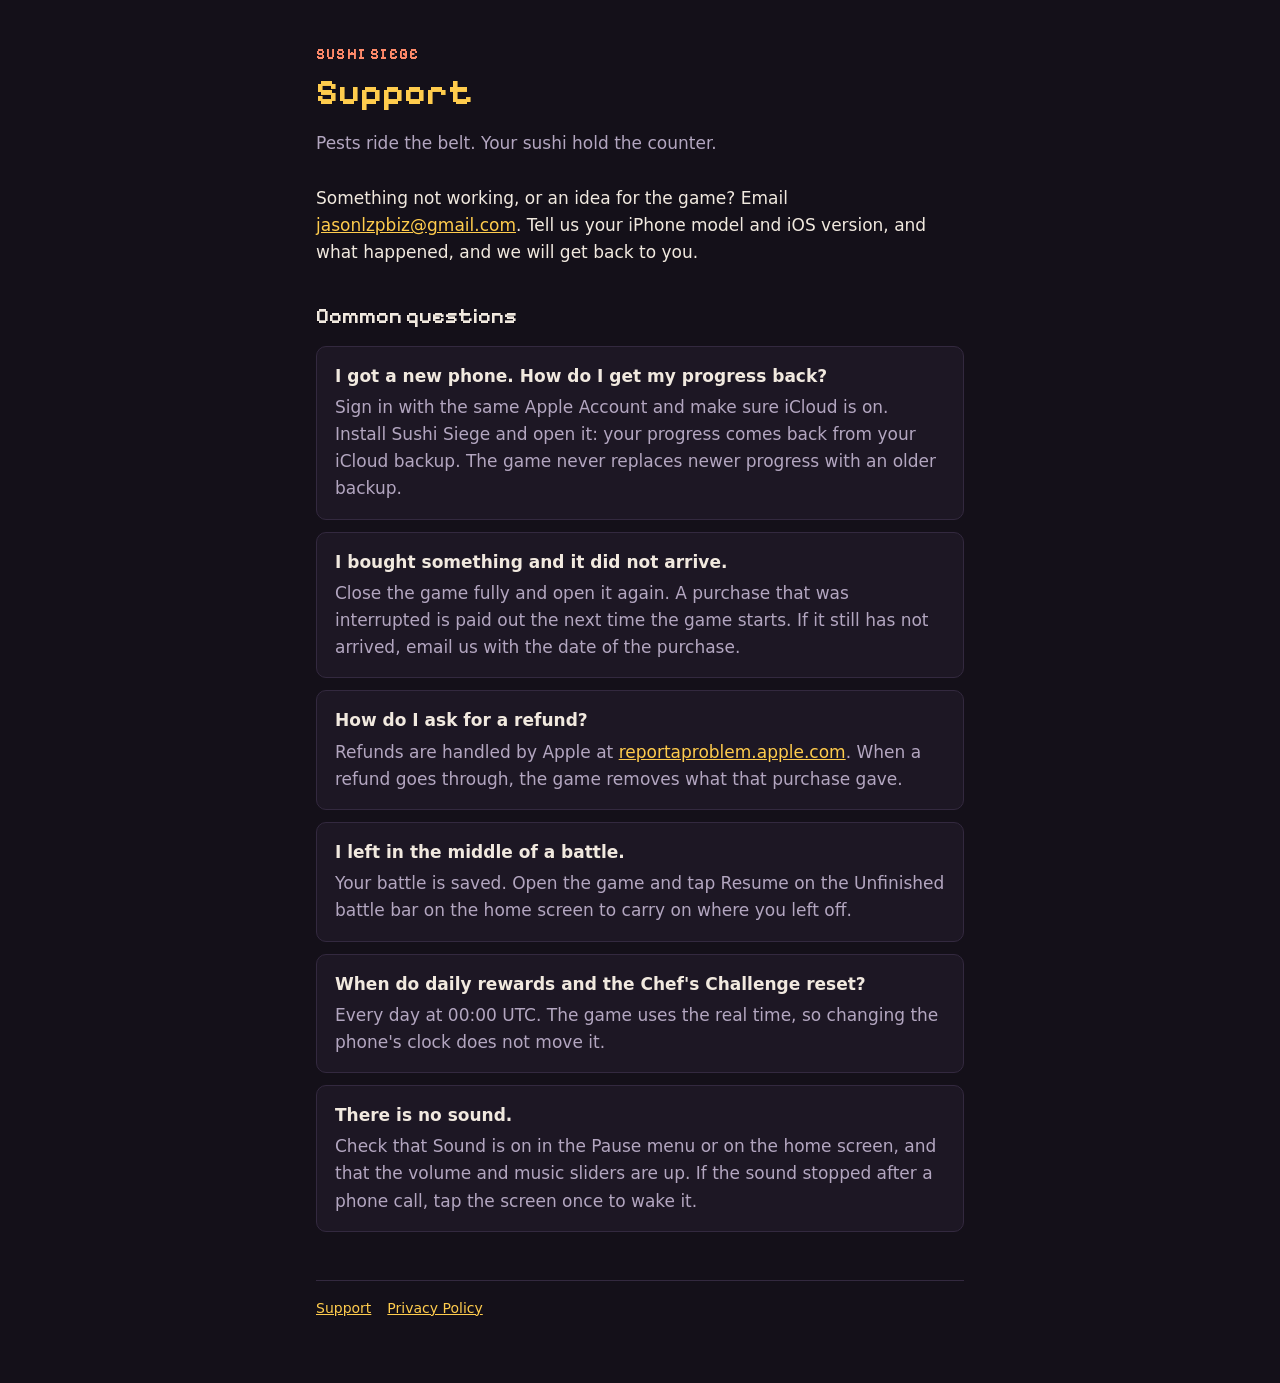
<file: index.html>
<!doctype html>
<html lang="en">
<head>
<meta charset="utf-8">
<meta name="viewport" content="width=device-width, initial-scale=1">
<title>Sushi Siege Support</title>
<link rel="stylesheet" href="style.css">
</head>
<body>
<main>
  <header>
    <span class="brand">Sushi Siege</span>
    <h1>Support</h1>
    <p class="muted">Pests ride the belt. Your sushi hold the counter.</p>
  </header>

  <p>Something not working, or an idea for the game? Email <a href="mailto:jasonlzpbiz@gmail.com?subject=Sushi%20Siege">jasonlzpbiz@gmail.com</a>. Tell us your iPhone model and iOS version, and what happened, and we will get back to you.</p>

  <h2>Common questions</h2>

  <div class="card">
    <h3>I got a new phone. How do I get my progress back?</h3>
    <p>Sign in with the same Apple Account and make sure iCloud is on. Install Sushi Siege and open it: your progress comes back from your iCloud backup. The game never replaces newer progress with an older backup.</p>
  </div>

  <div class="card">
    <h3>I bought something and it did not arrive.</h3>
    <p>Close the game fully and open it again. A purchase that was interrupted is paid out the next time the game starts. If it still has not arrived, email us with the date of the purchase.</p>
  </div>

  <div class="card">
    <h3>How do I ask for a refund?</h3>
    <p>Refunds are handled by Apple at <a href="https://reportaproblem.apple.com">reportaproblem.apple.com</a>. When a refund goes through, the game removes what that purchase gave.</p>
  </div>

  <div class="card">
    <h3>I left in the middle of a battle.</h3>
    <p>Your battle is saved. Open the game and tap Resume on the Unfinished battle bar on the home screen to carry on where you left off.</p>
  </div>

  <div class="card">
    <h3>When do daily rewards and the Chef's Challenge reset?</h3>
    <p>Every day at 00:00 UTC. The game uses the real time, so changing the phone's clock does not move it.</p>
  </div>

  <div class="card">
    <h3>There is no sound.</h3>
    <p>Check that Sound is on in the Pause menu or on the home screen, and that the volume and music sliders are up. If the sound stopped after a phone call, tap the screen once to wake it.</p>
  </div>

  <footer><a href="./">Support</a><a href="privacy.html">Privacy Policy</a></footer>
</main>
</body>
</html>
</file>
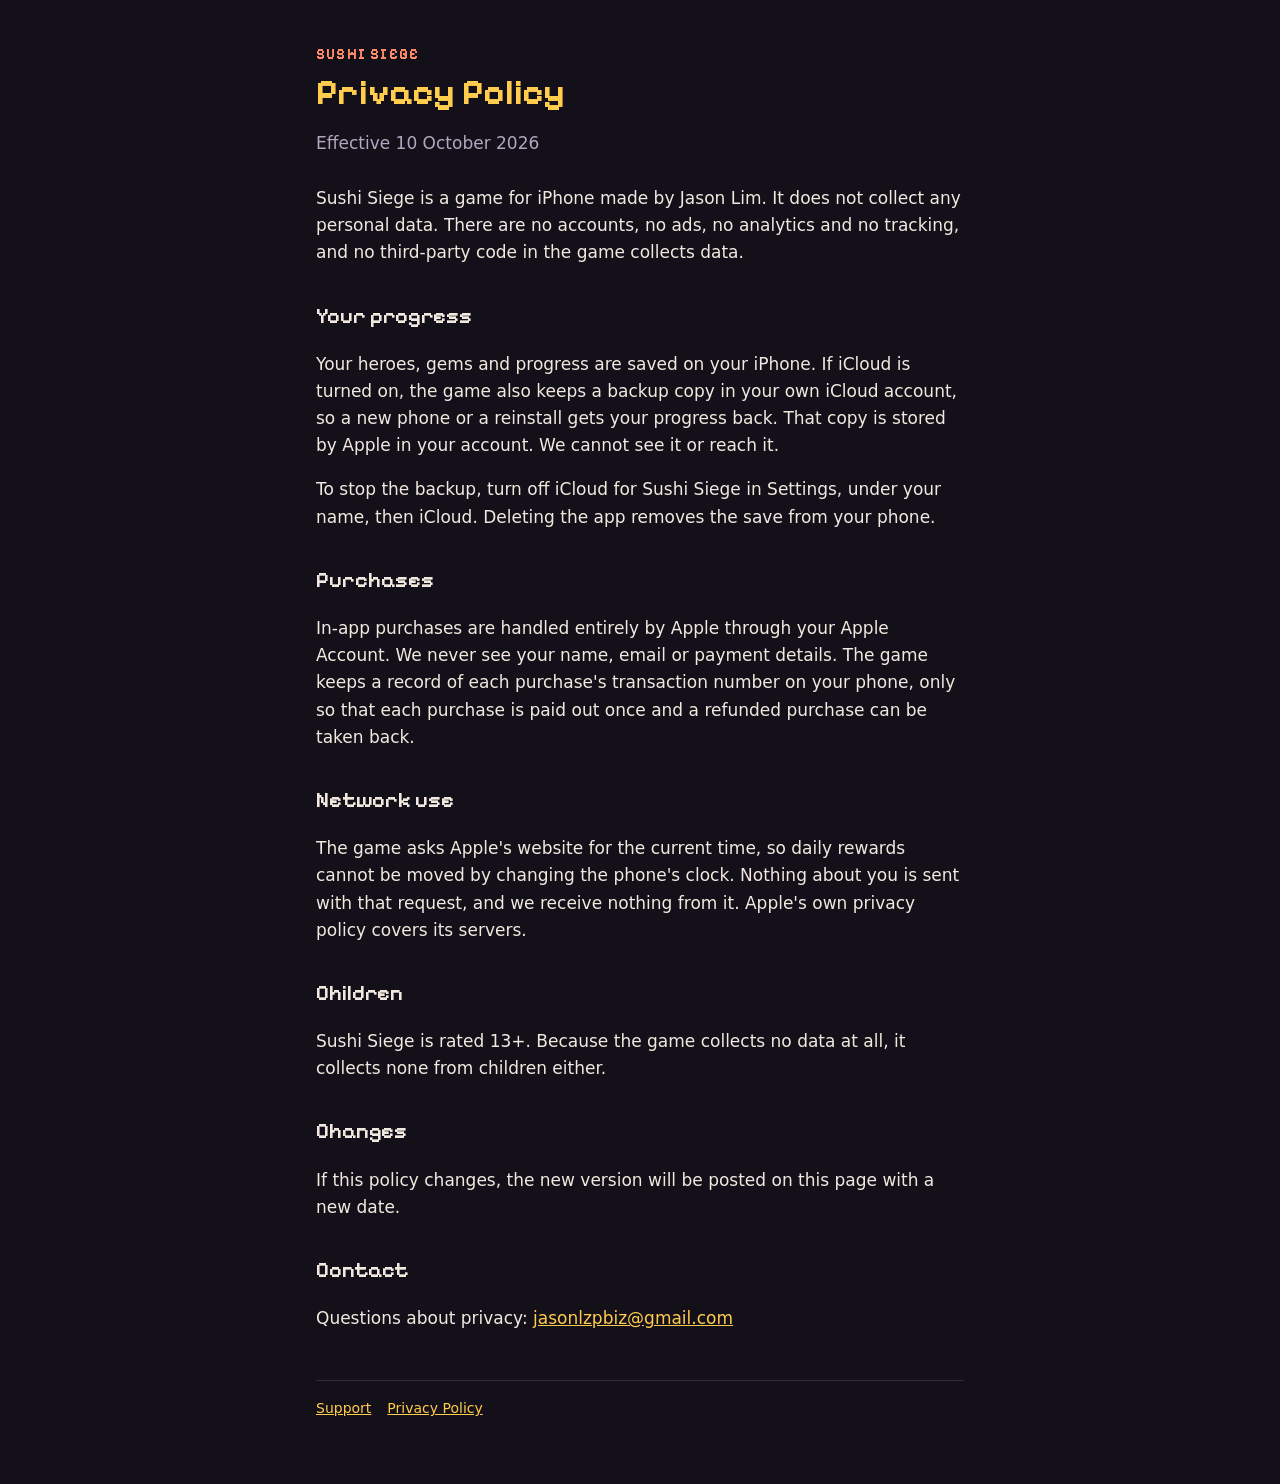
<file: privacy.html>
<!doctype html>
<html lang="en">
<head>
<meta charset="utf-8">
<meta name="viewport" content="width=device-width, initial-scale=1">
<title>Sushi Siege Privacy Policy</title>
<link rel="stylesheet" href="style.css">
</head>
<body>
<main>
  <header>
    <a class="brand" href="./">Sushi Siege</a>
    <h1>Privacy Policy</h1>
    <p class="muted">Effective 10 October 2026</p>
  </header>

  <p>Sushi Siege is a game for iPhone made by Jason Lim. It does not collect any personal data. There are no accounts, no ads, no analytics and no tracking, and no third-party code in the game collects data.</p>

  <h2>Your progress</h2>
  <p>Your heroes, gems and progress are saved on your iPhone. If iCloud is turned on, the game also keeps a backup copy in your own iCloud account, so a new phone or a reinstall gets your progress back. That copy is stored by Apple in your account. We cannot see it or reach it.</p>
  <p>To stop the backup, turn off iCloud for Sushi Siege in Settings, under your name, then iCloud. Deleting the app removes the save from your phone.</p>

  <h2>Purchases</h2>
  <p>In-app purchases are handled entirely by Apple through your Apple Account. We never see your name, email or payment details. The game keeps a record of each purchase's transaction number on your phone, only so that each purchase is paid out once and a refunded purchase can be taken back.</p>

  <h2>Network use</h2>
  <p>The game asks Apple's website for the current time, so daily rewards cannot be moved by changing the phone's clock. Nothing about you is sent with that request, and we receive nothing from it. Apple's own privacy policy covers its servers.</p>

  <h2>Children</h2>
  <p>Sushi Siege is rated 13+. Because the game collects no data at all, it collects none from children either.</p>

  <h2>Changes</h2>
  <p>If this policy changes, the new version will be posted on this page with a new date.</p>

  <h2>Contact</h2>
  <p>Questions about privacy: <a href="mailto:jasonlzpbiz@gmail.com">jasonlzpbiz@gmail.com</a></p>

  <footer><a href="./">Support</a><a href="privacy.html">Privacy Policy</a></footer>
</main>
</body>
</html>
</file>
<file: style.css>
@font-face{font-family:Pixelify;src:url(pixelify.woff2) format('woff2');font-weight:400 700;font-display:swap}
:root{--bg:#141019;--panel:#1d1724;--line:#33293f;--fg:#f1e9df;--muted:#b3a6c0;--gold:#ffcc4d;--red:#ff8a6a}
*{box-sizing:border-box}
html{-webkit-text-size-adjust:100%}
body{margin:0;background:var(--bg);color:var(--fg);font:17px/1.6 -apple-system,BlinkMacSystemFont,"Segoe UI",system-ui,sans-serif}
main{max-width:680px;margin:0 auto;padding:40px 16px 64px}
header{margin-bottom:28px}
.brand{font-family:Pixelify,"Trebuchet MS",sans-serif;font-weight:700;font-size:15px;letter-spacing:.08em;color:var(--red);text-transform:uppercase;text-decoration:none}
h1{font-family:Pixelify,"Trebuchet MS",sans-serif;font-weight:700;font-size:36px;line-height:1.1;margin:6px 0 8px;color:var(--gold)}
h2{font-family:Pixelify,"Trebuchet MS",sans-serif;font-weight:600;font-size:22px;margin:32px 0 8px}
p,li{color:var(--fg)}
.muted{color:var(--muted)}
ul{padding-left:20px}
li{margin:4px 0}
a{color:var(--gold)}
.card{background:var(--panel);border:1px solid var(--line);border-radius:10px;padding:16px 18px;margin:12px 0}
.card h3{margin:0 0 4px;font-size:17px}
.card p{margin:0;color:var(--muted)}
footer{margin-top:48px;padding-top:16px;border-top:1px solid var(--line);font-size:14px;color:var(--muted)}
footer a{margin-right:16px}
</file>
